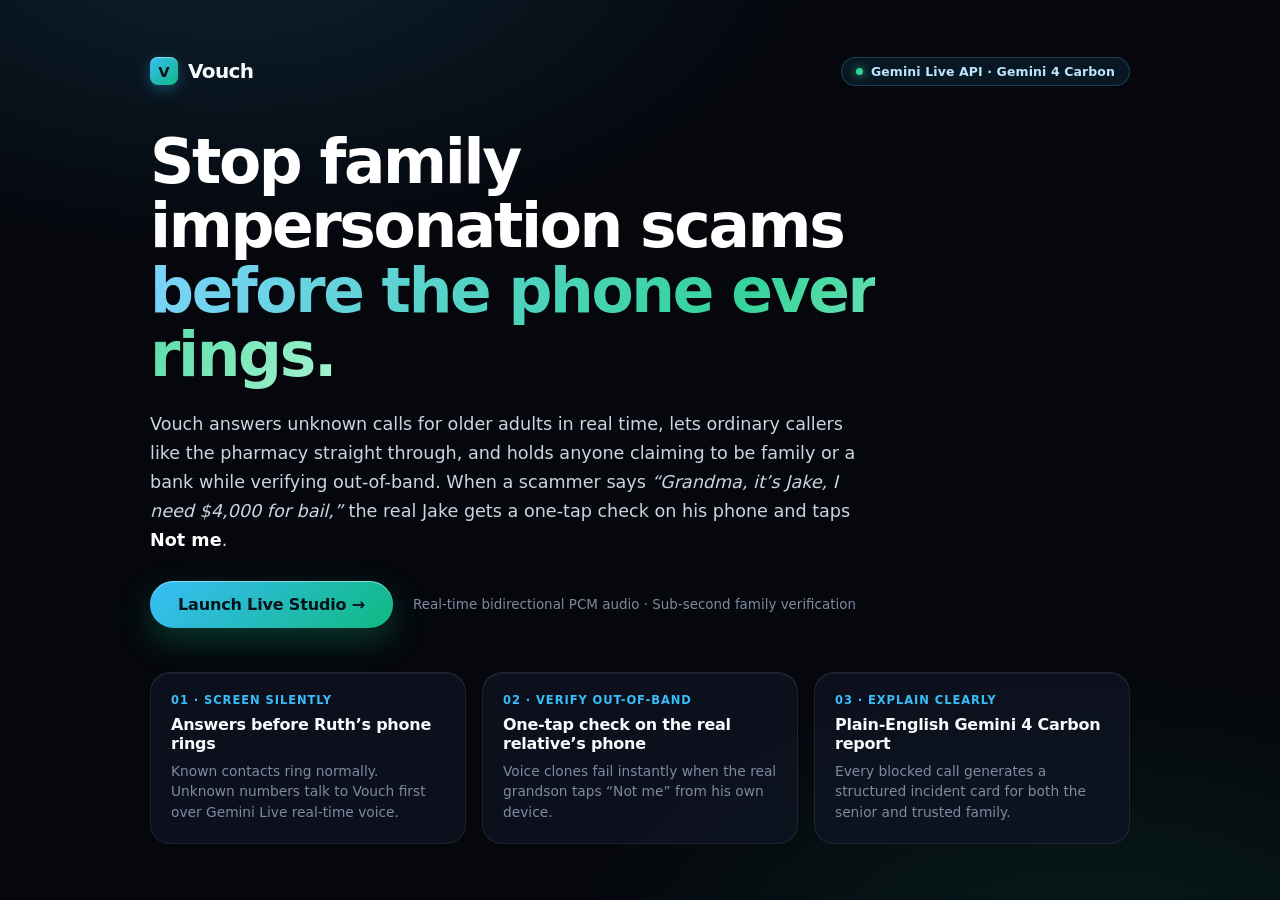
<file: static/index.html>
<!DOCTYPE html>
<html lang="en">
<head>
  <meta charset="UTF-8" />
  <meta name="viewport" content="width=device-width, initial-scale=1.0" />
  <title>Vouch — Real-Time AI Call Screener Against Impersonation Scams</title>
  <link rel="stylesheet" href="/static/css/styles.css?v=5" />
</head>
<body class="landing-body">
  <main class="landing-shell">
    <nav class="landing-nav">
      <div class="brand-lockup">
        <span class="brand-mark" aria-hidden="true">V</span>
        <span class="brand-name">Vouch</span>
      </div>
      <div class="brand-pill">
        <span class="pulse-dot"></span>
        <span>Gemini Live API &middot; Gemini 4 Carbon</span>
      </div>
    </nav>

    <section class="landing-hero">
      <h1 class="landing-title">
        Stop family impersonation scams <span>before the phone ever rings.</span>
      </h1>
      <p class="landing-copy">
        Vouch answers unknown calls for older adults in real time, lets ordinary callers like the pharmacy straight through, and holds anyone claiming to be family or a bank while verifying out-of-band. When a scammer says <em>&ldquo;Grandma, it&rsquo;s Jake, I need $4,000 for bail,&rdquo;</em> the real Jake gets a one-tap check on his phone and taps <strong>Not me</strong>.
      </p>
      <div class="landing-cta-row">
        <a class="btn-primary" href="/demo">Launch Live Studio &rarr;</a>
        <div class="landing-meta">Real-time bidirectional PCM audio &middot; Sub-second family verification</div>
      </div>
    </section>

    <section class="landing-pillars">
      <div class="pillar-card">
        <div class="pillar-num">01 &middot; Screen Silently</div>
        <div class="pillar-title">Answers before Ruth&rsquo;s phone rings</div>
        <div class="pillar-desc">Known contacts ring normally. Unknown numbers talk to Vouch first over Gemini Live real-time voice.</div>
      </div>
      <div class="pillar-card">
        <div class="pillar-num">02 &middot; Verify Out-of-Band</div>
        <div class="pillar-title">One-tap check on the real relative&rsquo;s phone</div>
        <div class="pillar-desc">Voice clones fail instantly when the real grandson taps &ldquo;Not me&rdquo; from his own device.</div>
      </div>
      <div class="pillar-card">
        <div class="pillar-num">03 &middot; Explain Clearly</div>
        <div class="pillar-title">Plain-English Gemini 4 Carbon report</div>
        <div class="pillar-desc">Every blocked call generates a structured incident card for both the senior and trusted family.</div>
      </div>
    </section>
  </main>
</body>
</html>
</file>
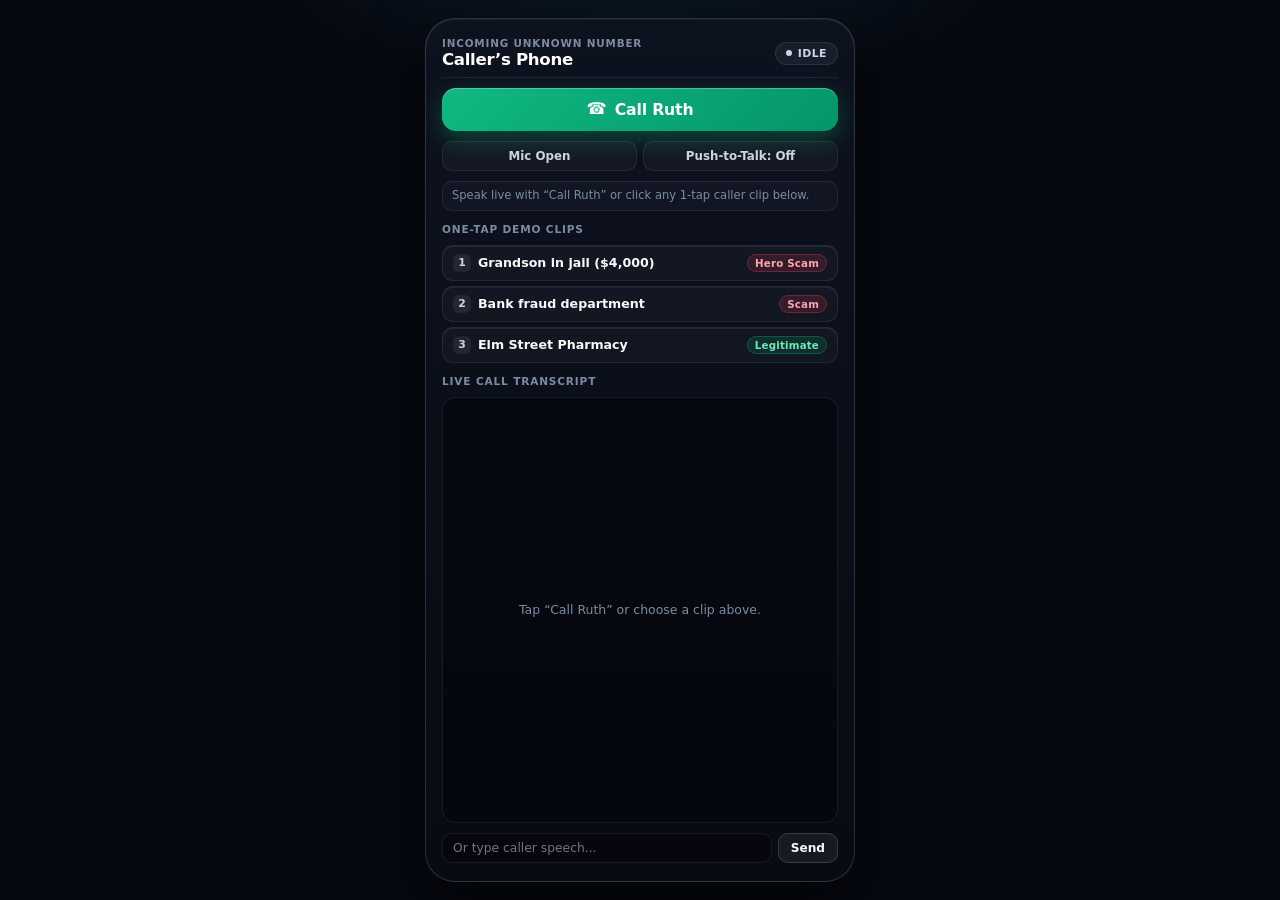
<file: static/caller.html>
<!DOCTYPE html>
<html lang="en">
<head>
  <meta charset="UTF-8" />
  <meta name="viewport" content="width=device-width, initial-scale=1.0" />
  <title>Caller · Vouch</title>
  <link rel="stylesheet" href="/static/css/styles.css?v=5" />
</head>
<body class="phone-body" id="bodyRoot">
  <main class="phone-app">
    <header class="phone-topbar">
      <div>
        <div class="phone-role">Incoming Unknown Number</div>
        <div class="phone-owner">Caller&rsquo;s Phone</div>
      </div>
      <div class="state-pill" id="statePill" data-testid="caller-state">
        <span class="dot"></span>
        <span id="stateText">idle</span>
      </div>
    </header>

    <button class="call-btn start" id="callBtn" data-testid="call-ruth-btn">
      <span class="call-icon" aria-hidden="true">&#9742;</span>
      <span id="callBtnLabel">Call Ruth</span>
    </button>

    <div class="controls-row">
      <button class="btn-secondary" id="muteBtn" data-testid="mute-btn">Mic Open</button>
      <button class="btn-secondary" id="pttToggleBtn" data-testid="ptt-toggle-btn">Push-to-Talk: Off</button>
      <button class="btn-secondary hidden" id="pttHoldBtn" data-testid="ptt-hold-btn">Hold to Speak</button>
    </div>

    <div class="hint-banner" id="micStatusBanner">
      Speak live with &ldquo;Call Ruth&rdquo; or click any 1-tap caller clip below.
    </div>
    <select id="micSelect" class="mic-select hidden" aria-label="Select microphone"></select>

    <div class="section-label">One-Tap Demo Clips</div>
    <div class="scenario-grid">
      <button class="scenario-btn" data-scenario="grandson" data-testid="scenario-grandson">
        <span class="scenario-title"><span class="scen-idx">1</span> Grandson in jail ($4,000)</span>
        <span class="scenario-tag scam">Hero Scam</span>
      </button>
      <button class="scenario-btn" data-scenario="bank" data-testid="scenario-bank">
        <span class="scenario-title"><span class="scen-idx">2</span> Bank fraud department</span>
        <span class="scenario-tag scam">Scam</span>
      </button>
      <button class="scenario-btn" data-scenario="pharmacy" data-testid="scenario-pharmacy">
        <span class="scenario-title"><span class="scen-idx">3</span> Elm Street Pharmacy</span>
        <span class="scenario-tag legit">Legitimate</span>
      </button>
    </div>

    <div class="section-label">Live Call Transcript</div>
    <div class="transcript-box" id="transcriptBox" data-testid="caller-transcript">
      <div class="transcript-empty" id="transcriptEmpty">Tap &ldquo;Call Ruth&rdquo; or choose a clip above.</div>
    </div>

    <form class="text-fallback-form" id="textForm">
      <input
        type="text"
        class="text-fallback-input"
        id="textInput"
        data-testid="caller-text-input"
        placeholder="Or type caller speech..."
        autocomplete="off"
      />
      <button type="submit" class="text-fallback-send" data-testid="caller-text-send">Send</button>
    </form>
  </main>
  <script type="module" src="/static/js/caller.js?v=5"></script>
</body>
</html>
</file>
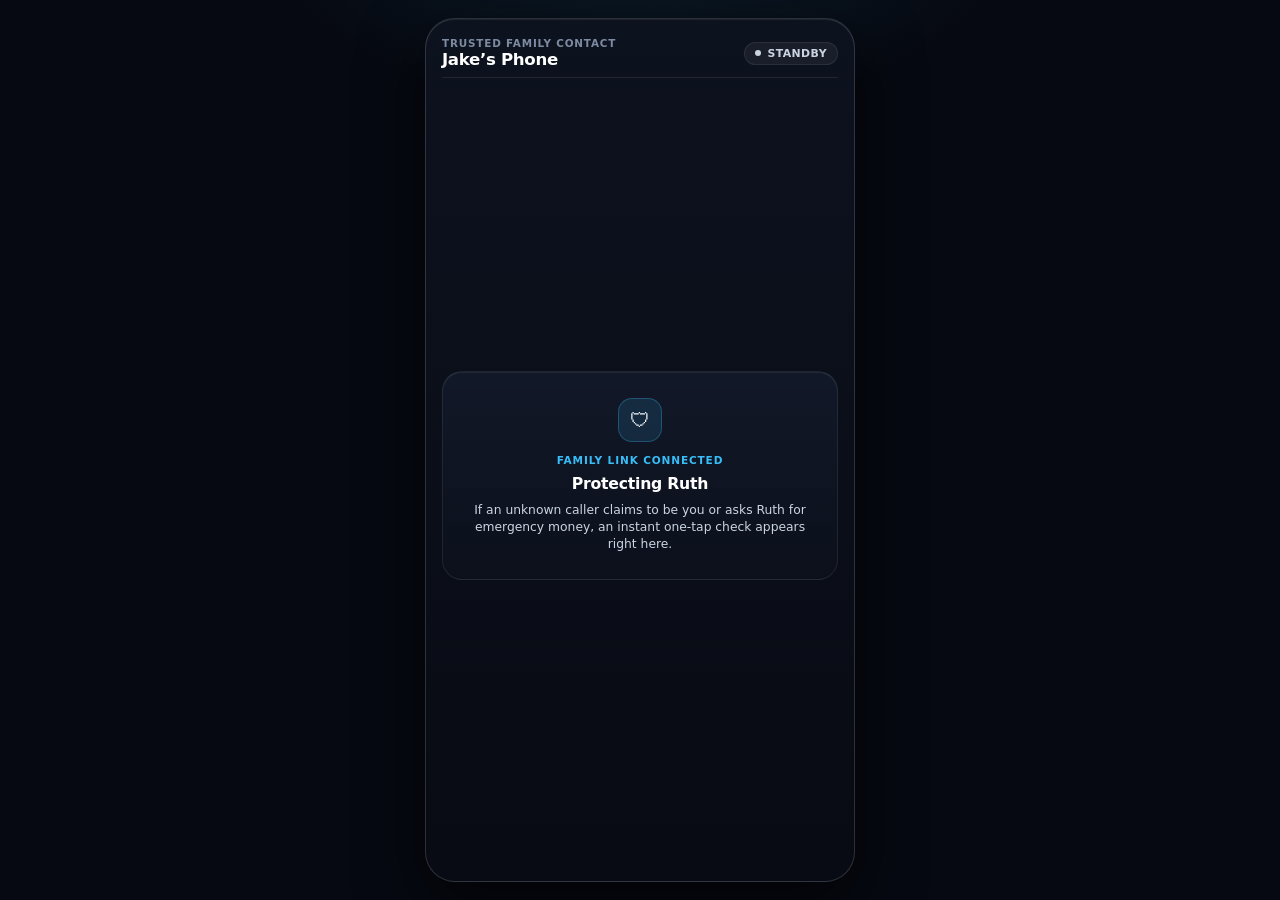
<file: static/family.html>
<!DOCTYPE html>
<html lang="en">
<head>
  <meta charset="UTF-8" />
  <meta name="viewport" content="width=device-width, initial-scale=1.0, maximum-scale=1.0, user-scalable=no" />
  <title>Jake's Phone · Family Check · Vouch</title>
  <link rel="stylesheet" href="/static/css/styles.css?v=5" />
</head>
<body class="phone-body" id="bodyRoot">
  <main class="phone-app">
    <header class="phone-topbar">
      <div>
        <div class="phone-role">Trusted Family Contact</div>
        <div class="phone-owner" id="familyOwnerTitle">Jake&rsquo;s Phone</div>
      </div>
      <div class="state-pill" id="statePill" data-testid="family-state">
        <span class="dot"></span>
        <span id="stateText">standby</span>
      </div>
    </header>

    <section class="family-idle-card" id="idleCard" data-testid="family-idle-card">
      <div class="shield-orb" aria-hidden="true">&#128737;</div>
      <div class="status-kicker" style="color: var(--accent);">Family Link Connected</div>
      <div class="status-headline">Protecting Ruth</div>
      <div class="status-sub">
        If an unknown caller claims to be you or asks Ruth for emergency money, an instant one-tap check appears right here.
      </div>
    </section>

    <section class="verify-alert-card hidden" id="verifyCard" data-testid="family-verification-card">
      <div class="verify-top-group">
        <div class="verify-badge">
          <span class="pulse-dot amber"></span>
          <span>Urgent Identity Check</span>
        </div>
        <div class="verify-question" id="verifyQuestion" data-testid="verify-question">
          Someone claiming to be you is on the phone with Ruth asking for money. Is this you?
        </div>
        <div class="verify-details">
          <div class="verify-field">
            <div class="lbl">Claimed Name</div>
            <div class="val" id="valName" data-testid="verify-claimed-name">Jake</div>
          </div>
          <div class="verify-field">
            <div class="lbl">Relationship</div>
            <div class="val" id="valRel">grandson</div>
          </div>
          <div class="verify-field">
            <div class="lbl">Reason Given</div>
            <div class="val" id="valAsk">bail</div>
          </div>
          <div class="verify-field">
            <div class="lbl">Amount Asked</div>
            <div class="val amount" id="valAmount" data-testid="verify-amount">$4,000</div>
          </div>
        </div>
      </div>

      <div class="verify-actions" id="verifyActions">
        <button class="btn-not-me" id="btnNotMe" data-testid="btn-not-me">
          Not me &mdash; Block Call
        </button>
        <button class="btn-yes-me" id="btnYesMe" data-testid="btn-yes-me">
          Yes, that&rsquo;s me
        </button>
      </div>

      <div class="verify-resolved-banner hidden" id="resolvedBanner" data-testid="verify-resolved"></div>
    </section>

    <section class="carbon-card hidden" id="carbonCard" data-testid="family-carbon-report">
      <div class="carbon-label" id="carbonLabel">Report by Gemini 4 Carbon</div>
      <div class="carbon-row" id="carbonClaim"></div>
      <div class="carbon-row" id="carbonPattern"></div>
      <div class="carbon-row" id="carbonAction"></div>
      <div class="carbon-row" id="carbonNext"></div>
    </section>
  </main>
  <script type="module" src="/static/js/family.js?v=5"></script>
</body>
</html>
</file>
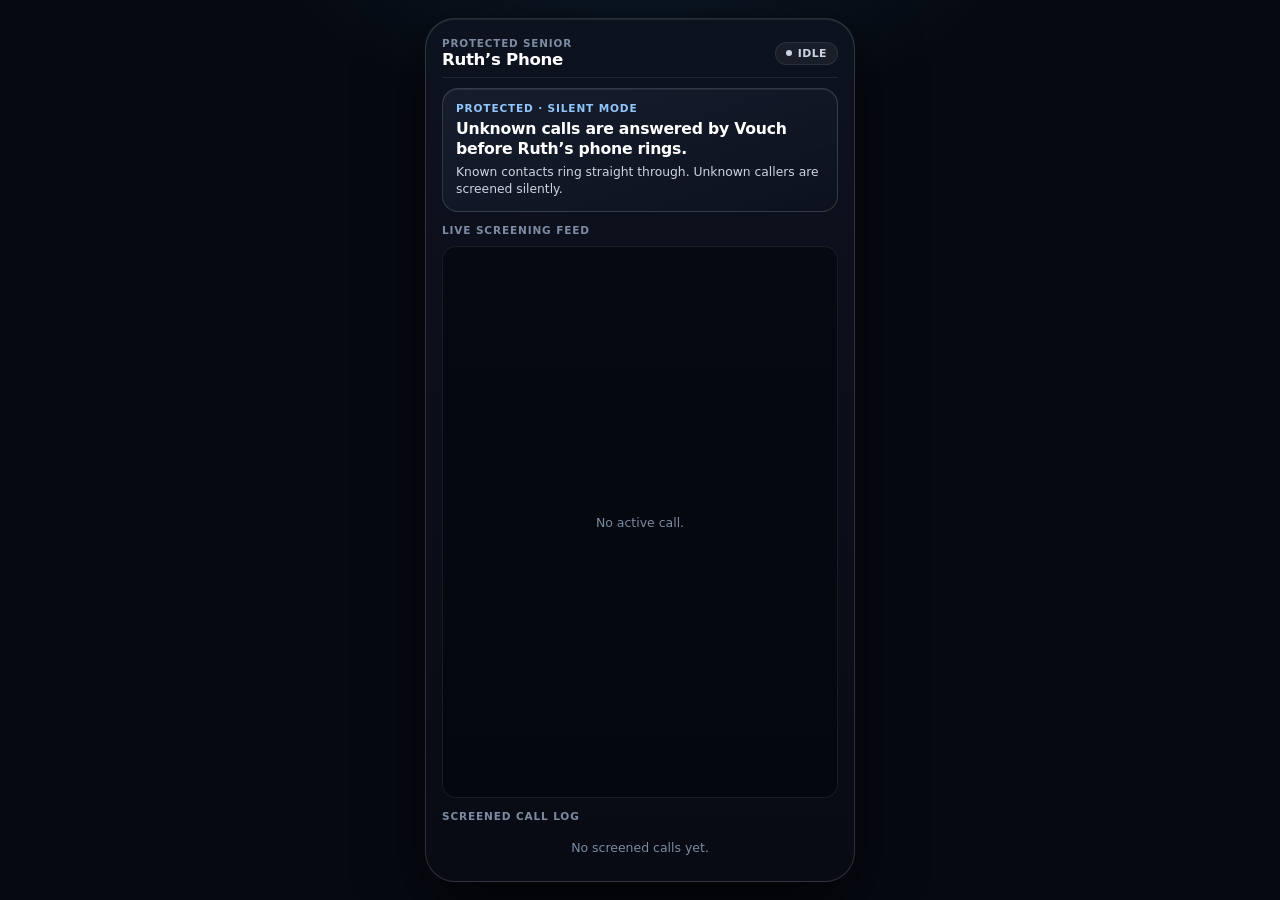
<file: static/senior.html>
<!DOCTYPE html>
<html lang="en">
<head>
  <meta charset="UTF-8" />
  <meta name="viewport" content="width=device-width, initial-scale=1.0" />
  <title>Ruth's Phone · Vouch</title>
  <link rel="stylesheet" href="/static/css/styles.css?v=5" />
</head>
<body class="phone-body" id="bodyRoot">
  <main class="phone-app">
    <header class="phone-topbar">
      <div>
        <div class="phone-role">Protected Senior</div>
        <div class="phone-owner">Ruth&rsquo;s Phone</div>
      </div>
      <div class="state-pill" id="statePill" data-testid="senior-state">
        <span class="dot"></span>
        <span id="stateText">idle</span>
      </div>
    </header>

    <section class="hero-status-card" id="statusCard" data-testid="senior-verdict-card">
      <div class="ring-indicator hidden" id="ringIndicator">
        <span class="ring-ripple-wrap">
          <span class="ring-ripple"></span>
          <span class="ring-ripple delay"></span>
          <span class="ring-bell" aria-hidden="true">&#128222;</span>
        </span>
        <span class="ring-label">Verified Call &middot; Ringing Now</span>
      </div>
      <div class="status-kicker" id="statusKicker">Protected &middot; Silent Mode</div>
      <div class="status-headline" id="statusHeadline" data-testid="senior-headline">
        Unknown calls are answered by Vouch before Ruth&rsquo;s phone rings.
      </div>
      <div class="status-sub" id="statusSub">
        Known contacts ring straight through. Unknown callers are screened silently.
      </div>
    </section>

    <section class="carbon-card hidden" id="carbonCard" data-testid="senior-carbon-report">
      <div class="carbon-label" id="carbonLabel">Report by Gemini 4 Carbon</div>
      <div class="carbon-row" id="carbonClaim"></div>
      <div class="carbon-row" id="carbonPattern"></div>
      <div class="carbon-row" id="carbonAction"></div>
      <div class="carbon-row" id="carbonNext"></div>
    </section>

    <div class="section-label">Live Screening Feed</div>
    <div class="transcript-box" id="transcriptBox" data-testid="senior-transcript">
      <div class="transcript-empty" id="transcriptEmpty">No active call.</div>
    </div>

    <div class="section-label">Screened Call Log</div>
    <div class="history-list" id="historyList" data-testid="senior-history">
      <div class="transcript-empty">No screened calls yet.</div>
    </div>
  </main>
  <script type="module" src="/static/js/senior.js?v=5"></script>
</body>
</html>
</file>
<file: static/css/styles.css>
:root {
  --bg-deep: #05070d;
  --bg-surface: #0b0f18;
  --bg-card: #101624;
  --bg-card-2: #161e30;
  --bg-elevated: rgba(20, 27, 43, 0.78);
  --border: rgba(255, 255, 255, 0.08);
  --border-strong: rgba(255, 255, 255, 0.15);
  --specular: inset 0 1px 0 rgba(255, 255, 255, 0.07);
  --text: #f8fafc;
  --text-soft: #cbd5e1;
  --text-muted: #7c8ba1;
  --accent: #38bdf8;
  --accent-bg: rgba(56, 189, 248, 0.13);
  --green: #10b981;
  --green-bright: #34d399;
  --green-bg: rgba(16, 185, 129, 0.15);
  --amber: #f59e0b;
  --amber-bg: rgba(245, 158, 11, 0.16);
  --red: #f43f5e;
  --red-bg: rgba(244, 63, 94, 0.16);
  --violet: #a855f7;
  --radius-xl: 24px;
  --radius-lg: 16px;
  --radius-md: 12px;
  --font-sans: -apple-system, BlinkMacSystemFont, "SF Pro Display", "SF Pro Text", "Inter", system-ui, sans-serif;
  --font-mono: "SF Mono", ui-monospace, SFMono-Regular, Menlo, monospace;
}

*,
*::before,
*::after {
  box-sizing: border-box;
  margin: 0;
  padding: 0;
}

html,
body {
  height: 100%;
  background: var(--bg-deep);
  color: var(--text);
  font-family: var(--font-sans);
  -webkit-font-smoothing: antialiased;
  -moz-osx-font-smoothing: grayscale;
}

.hidden {
  display: none !important;
}

/* Subtle custom scrollbars globally */
::-webkit-scrollbar {
  width: 4px;
  height: 4px;
}
::-webkit-scrollbar-track {
  background: transparent;
}
::-webkit-scrollbar-thumb {
  background: rgba(255, 255, 255, 0.14);
  border-radius: 999px;
}

/* Shared Brand Mark & Pulse Dots */
.brand-mark {
  width: 28px;
  height: 28px;
  border-radius: 8px;
  background: linear-gradient(135deg, #38bdf8 0%, #10b981 100%);
  color: #031017;
  font-weight: 900;
  font-size: 0.92rem;
  display: inline-flex;
  align-items: center;
  justify-content: center;
  box-shadow: 0 4px 14px rgba(56, 189, 248, 0.32), inset 0 1px 0 rgba(255, 255, 255, 0.45);
  flex-shrink: 0;
}

.pulse-dot {
  width: 7px;
  height: 7px;
  border-radius: 50%;
  background: var(--green-bright);
  box-shadow: 0 0 10px var(--green-bright);
  animation: livePulse 2s ease-in-out infinite;
  flex-shrink: 0;
}

.pulse-dot.amber {
  background: #fbbf24;
  box-shadow: 0 0 10px #fbbf24;
}

@keyframes livePulse {
  0%, 100% { opacity: 1; transform: scale(1); }
  50% { opacity: 0.45; transform: scale(0.85); }
}

/* ==========================================================================
   LANDING PAGE (/)
   ========================================================================== */
body.landing-body {
  min-height: 100vh;
  background:
    radial-gradient(950px 520px at 18% -8%, rgba(56, 189, 248, 0.15), transparent 62%),
    radial-gradient(850px 480px at 85% 108%, rgba(16, 185, 129, 0.12), transparent 62%),
    var(--bg-deep);
  display: flex;
  align-items: center;
  justify-content: center;
  padding: 32px 24px;
}

.landing-shell {
  max-width: 980px;
  width: 100%;
  display: flex;
  flex-direction: column;
  gap: 44px;
}

.landing-nav {
  display: flex;
  align-items: center;
  justify-content: space-between;
  gap: 16px;
  flex-wrap: wrap;
}

.brand-lockup {
  display: inline-flex;
  align-items: center;
  gap: 10px;
}

.brand-name {
  font-size: 1.25rem;
  font-weight: 800;
  letter-spacing: -0.03em;
}

.brand-pill {
  display: inline-flex;
  align-items: center;
  gap: 8px;
  padding: 6px 14px;
  border-radius: 999px;
  background: rgba(56, 189, 248, 0.09);
  border: 1px solid rgba(56, 189, 248, 0.25);
  color: #bae6fd;
  font-size: 0.78rem;
  font-weight: 600;
  letter-spacing: 0.01em;
}

.landing-hero {
  display: flex;
  flex-direction: column;
  gap: 22px;
  max-width: 820px;
}

.landing-title {
  font-size: clamp(2.4rem, 4.8vw, 3.85rem);
  font-weight: 850;
  line-height: 1.05;
  letter-spacing: -0.038em;
  color: #ffffff;
}

.landing-title span {
  background: linear-gradient(125deg, #7dd3fc 0%, #34d399 65%, #a7f3d0 100%);
  -webkit-background-clip: text;
  background-clip: text;
  color: transparent;
}

.landing-copy {
  font-size: 1.1rem;
  line-height: 1.65;
  color: var(--text-soft);
  max-width: 720px;
}

.landing-copy strong {
  color: #ffffff;
  font-weight: 700;
}

.landing-cta-row {
  display: flex;
  align-items: center;
  gap: 20px;
  flex-wrap: wrap;
  margin-top: 4px;
}

.btn-primary {
  display: inline-flex;
  align-items: center;
  justify-content: center;
  gap: 10px;
  padding: 14px 28px;
  border-radius: 999px;
  background: linear-gradient(135deg, #38bdf8 0%, #10b981 100%);
  color: #03131a;
  font-weight: 800;
  font-size: 1rem;
  letter-spacing: -0.01em;
  text-decoration: none;
  border: none;
  cursor: pointer;
  box-shadow: 0 12px 32px rgba(16, 185, 129, 0.28), inset 0 1px 0 rgba(255, 255, 255, 0.45);
  transition: transform 0.15s ease, box-shadow 0.15s ease, filter 0.15s ease;
}

.btn-primary:hover {
  transform: translateY(-1.5px);
  filter: brightness(1.05);
  box-shadow: 0 16px 38px rgba(56, 189, 248, 0.34), inset 0 1px 0 rgba(255, 255, 255, 0.55);
}

.landing-meta {
  font-size: 0.84rem;
  color: var(--text-muted);
  font-weight: 500;
}

.landing-pillars {
  display: grid;
  grid-template-columns: repeat(3, 1fr);
  gap: 16px;
}

.pillar-card {
  padding: 20px;
  border-radius: 20px;
  background: rgba(16, 22, 36, 0.72);
  border: 1px solid var(--border);
  box-shadow: var(--specular);
  display: flex;
  flex-direction: column;
  gap: 8px;
}

.pillar-num {
  font-size: 0.72rem;
  font-weight: 700;
  text-transform: uppercase;
  letter-spacing: 0.08em;
  color: var(--accent);
}

.pillar-title {
  font-size: 1rem;
  font-weight: 750;
  letter-spacing: -0.015em;
  color: #f8fafc;
}

.pillar-desc {
  font-size: 0.86rem;
  line-height: 1.5;
  color: var(--text-muted);
}

@media (max-width: 780px) {
  .landing-pillars {
    grid-template-columns: 1fr;
  }
}

/* ==========================================================================
   STANDALONE & EMBEDDED PHONE SCREENS (/caller, /senior, /family)
   ========================================================================== */
body.phone-body {
  min-height: 100vh;
  background:
    radial-gradient(600px 320px at 50% -10%, rgba(56, 189, 248, 0.12), transparent 65%),
    #060911;
  display: flex;
  justify-content: center;
  padding: 18px 12px;
}

body.phone-body.embedded {
  padding: 0;
  height: 100vh;
  max-height: 100vh;
  overflow: hidden;
  background: #080b13;
}

.phone-app {
  width: 100%;
  max-width: 430px;
  background: linear-gradient(180deg, #0d121f 0%, #080b13 100%);
  border: 1px solid var(--border-strong);
  border-radius: 30px;
  padding: 18px 16px;
  display: flex;
  flex-direction: column;
  gap: 10px;
  box-shadow: 0 24px 64px rgba(0, 0, 0, 0.65), var(--specular);
}

body.phone-body.embedded .phone-app {
  max-width: none;
  height: 100%;
  border: none;
  border-radius: 0;
  box-shadow: none;
  padding: 28px 13px 12px;
  gap: 8px;
  overflow-y: auto;
  scrollbar-width: none;
}

body.phone-body.embedded .phone-app::-webkit-scrollbar {
  display: none;
}

.phone-topbar {
  display: flex;
  align-items: center;
  justify-content: space-between;
  gap: 8px;
  padding-bottom: 8px;
  border-bottom: 1px solid var(--border);
  flex-shrink: 0;
}

.phone-role {
  font-size: 0.65rem;
  text-transform: uppercase;
  letter-spacing: 0.08em;
  color: var(--text-muted);
  font-weight: 700;
}

.phone-owner {
  font-size: 1.04rem;
  font-weight: 800;
  letter-spacing: -0.02em;
  color: #ffffff;
  margin-top: 1px;
}

/* State Pills */
.state-pill {
  display: inline-flex;
  align-items: center;
  gap: 6px;
  padding: 4px 10px;
  border-radius: 999px;
  font-size: 0.68rem;
  font-weight: 700;
  letter-spacing: 0.04em;
  text-transform: uppercase;
  background: rgba(255, 255, 255, 0.05);
  color: var(--text-soft);
  border: 1px solid var(--border);
  white-space: nowrap;
  flex-shrink: 0;
}

.state-pill .dot {
  width: 6px;
  height: 6px;
  border-radius: 50%;
  background: currentColor;
}

.state-pill.screening {
  background: var(--accent-bg);
  color: #7dd3fc;
  border-color: rgba(56, 189, 248, 0.35);
}

.state-pill.verifying {
  background: var(--amber-bg);
  color: #fcd34d;
  border-color: rgba(245, 158, 11, 0.4);
}

.state-pill.blocked {
  background: var(--red-bg);
  color: #fda4af;
  border-color: rgba(244, 63, 94, 0.45);
}

.state-pill.passed {
  background: var(--green-bg);
  color: #6ee7b7;
  border-color: rgba(16, 185, 129, 0.45);
}

.state-pill.message_taken {
  background: var(--amber-bg);
  color: #fcd34d;
  border-color: rgba(245, 158, 11, 0.38);
}

/* Primary Call CTA */
.call-btn {
  width: 100%;
  padding: 12px 16px;
  border-radius: 14px;
  border: none;
  font-family: inherit;
  font-size: 0.98rem;
  font-weight: 800;
  letter-spacing: -0.01em;
  cursor: pointer;
  display: flex;
  align-items: center;
  justify-content: center;
  gap: 8px;
  flex-shrink: 0;
  transition: transform 0.12s ease, filter 0.14s ease, box-shadow 0.14s ease;
}

.call-icon {
  font-size: 1.02rem;
  line-height: 1;
}

.call-btn.start {
  background: linear-gradient(135deg, #10b981 0%, #059669 100%);
  color: #ffffff;
  box-shadow: 0 8px 22px rgba(16, 185, 129, 0.32), inset 0 1px 0 rgba(255, 255, 255, 0.28);
}

.call-btn.start:hover {
  filter: brightness(1.07);
}

.call-btn.hangup {
  background: linear-gradient(135deg, #f43f5e 0%, #e11d48 100%);
  color: #ffffff;
  box-shadow: 0 8px 22px rgba(244, 63, 94, 0.35), inset 0 1px 0 rgba(255, 255, 255, 0.25);
}

.call-btn:active {
  transform: scale(0.985);
}

/* Audio Mode Controls */
.controls-row {
  display: flex;
  gap: 6px;
  flex-shrink: 0;
}

.btn-secondary {
  flex: 1;
  padding: 7px 8px;
  border-radius: 10px;
  border: 1px solid var(--border);
  background: rgba(255, 255, 255, 0.035);
  color: var(--text-soft);
  font-family: inherit;
  font-size: 0.74rem;
  font-weight: 650;
  cursor: pointer;
  transition: background 0.14s ease, border-color 0.14s ease, color 0.14s ease;
}

.btn-secondary:hover {
  background: rgba(255, 255, 255, 0.07);
  border-color: var(--border-strong);
}

.btn-secondary.active {
  border-color: rgba(245, 158, 11, 0.55);
  background: var(--amber-bg);
  color: #fde68a;
}

.hint-banner {
  font-size: 0.72rem;
  color: var(--text-muted);
  background: rgba(255, 255, 255, 0.025);
  border: 1px solid var(--border);
  border-radius: 10px;
  padding: 6px 9px;
  line-height: 1.35;
  flex-shrink: 0;
}

.mic-select {
  width: 100%;
  padding: 6px 9px;
  border-radius: 9px;
  border: 1px solid var(--border-strong);
  background: #0c1220;
  color: var(--text-soft);
  font-family: inherit;
  font-size: 0.73rem;
  flex-shrink: 0;
}

.section-label {
  font-size: 0.66rem;
  font-weight: 750;
  text-transform: uppercase;
  letter-spacing: 0.08em;
  color: var(--text-muted);
  margin-top: 2px;
  flex-shrink: 0;
}

/* Scenario Clip Buttons */
.scenario-grid {
  display: flex;
  flex-direction: column;
  gap: 5px;
  flex-shrink: 0;
}

.scenario-btn {
  width: 100%;
  text-align: left;
  padding: 8px 10px;
  border-radius: 11px;
  border: 1px solid var(--border);
  background: rgba(255, 255, 255, 0.03);
  box-shadow: var(--specular);
  color: var(--text);
  font-family: inherit;
  cursor: pointer;
  display: flex;
  align-items: center;
  justify-content: space-between;
  gap: 6px;
  font-size: 0.79rem;
  font-weight: 650;
  transition: transform 0.12s ease, border-color 0.14s ease, background 0.14s ease;
}

.scenario-btn:hover {
  border-color: rgba(56, 189, 248, 0.45);
  background: rgba(56, 189, 248, 0.07);
}

.scenario-btn.playing {
  border-color: var(--accent);
  background: rgba(56, 189, 248, 0.14);
  box-shadow: 0 0 0 1px rgba(56, 189, 248, 0.25);
}

.scenario-title {
  display: inline-flex;
  align-items: center;
  gap: 7px;
  min-width: 0;
  overflow: hidden;
  text-overflow: ellipsis;
  white-space: nowrap;
}

.scen-idx {
  width: 18px;
  height: 18px;
  border-radius: 6px;
  background: rgba(255, 255, 255, 0.07);
  color: var(--text-soft);
  font-size: 0.68rem;
  font-weight: 800;
  display: inline-flex;
  align-items: center;
  justify-content: center;
  flex-shrink: 0;
}

.scenario-tag {
  font-size: 0.64rem;
  padding: 2px 7px;
  border-radius: 999px;
  font-weight: 750;
  letter-spacing: 0.02em;
  flex-shrink: 0;
}

.scenario-tag.scam {
  background: rgba(244, 63, 94, 0.15);
  border: 1px solid rgba(244, 63, 94, 0.28);
  color: #fda4af;
}

.scenario-tag.legit {
  background: rgba(16, 185, 129, 0.15);
  border: 1px solid rgba(16, 185, 129, 0.28);
  color: #6ee7b7;
}

/* Transcript Feed */
.transcript-box {
  flex: 1;
  min-height: 84px;
  background: rgba(4, 6, 12, 0.68);
  border: 1px solid var(--border);
  border-radius: 14px;
  padding: 9px;
  overflow-y: auto;
  display: flex;
  flex-direction: column;
  gap: 7px;
}

.transcript-empty {
  color: var(--text-muted);
  font-size: 0.78rem;
  margin: auto;
  text-align: center;
  padding: 8px;
}

.bubble {
  padding: 7px 10px;
  border-radius: 12px;
  font-size: 0.81rem;
  line-height: 1.38;
  max-width: 92%;
}

.bubble .spk {
  display: block;
  font-size: 0.62rem;
  font-weight: 800;
  text-transform: uppercase;
  letter-spacing: 0.06em;
  margin-bottom: 2px;
  opacity: 0.75;
}

.bubble.caller {
  align-self: flex-start;
  background: rgba(30, 41, 59, 0.85);
  border: 1px solid rgba(56, 189, 248, 0.22);
  border-bottom-left-radius: 4px;
  color: #e2e8f0;
}

.bubble.assistant {
  align-self: flex-end;
  background: linear-gradient(145deg, rgba(16, 185, 129, 0.18), rgba(6, 78, 59, 0.35));
  border: 1px solid rgba(16, 185, 129, 0.32);
  border-bottom-right-radius: 4px;
  color: #ecfdf5;
}

.text-fallback-form {
  display: flex;
  gap: 6px;
  flex-shrink: 0;
}

.text-fallback-input {
  flex: 1;
  min-width: 0;
  padding: 7px 10px;
  border-radius: 10px;
  border: 1px solid var(--border);
  background: rgba(4, 6, 12, 0.75);
  color: var(--text);
  font-family: inherit;
  font-size: 0.77rem;
  outline: none;
  transition: border-color 0.14s ease;
}

.text-fallback-input:focus {
  border-color: rgba(56, 189, 248, 0.5);
}

.text-fallback-send {
  padding: 7px 12px;
  border-radius: 10px;
  border: 1px solid var(--border-strong);
  background: rgba(255, 255, 255, 0.06);
  color: var(--text);
  font-family: inherit;
  font-size: 0.76rem;
  font-weight: 700;
  cursor: pointer;
}

.text-fallback-send:hover {
  background: rgba(255, 255, 255, 0.11);
}

/* ==========================================================================
   RUTH'S PHONE CARDS (/senior)
   ========================================================================== */
.hero-status-card {
  padding: 13px;
  border-radius: 16px;
  border: 1px solid var(--border-strong);
  background: linear-gradient(160deg, rgba(30, 41, 59, 0.55), rgba(13, 18, 30, 0.92));
  box-shadow: var(--specular);
  display: flex;
  flex-direction: column;
  gap: 5px;
  flex-shrink: 0;
}

.hero-status-card.screening {
  border-color: rgba(56, 189, 248, 0.5);
  background: linear-gradient(155deg, rgba(56, 189, 248, 0.16), rgba(13, 20, 36, 0.95));
  animation: pulseBorderCyan 2s infinite;
}

.hero-status-card.verifying {
  border-color: rgba(245, 158, 11, 0.6);
  background: linear-gradient(155deg, rgba(245, 158, 11, 0.18), rgba(24, 19, 12, 0.95));
}

.hero-status-card.blocked {
  border-color: rgba(244, 63, 94, 0.85);
  background: linear-gradient(155deg, rgba(244, 63, 94, 0.25), rgba(30, 10, 18, 0.96));
  box-shadow: 0 10px 28px rgba(244, 63, 94, 0.18), var(--specular);
}

.hero-status-card.passed {
  border-color: rgba(16, 185, 129, 0.85);
  background: linear-gradient(155deg, rgba(16, 185, 129, 0.25), rgba(8, 28, 20, 0.96));
  animation: pulseRingGreen 1.3s infinite;
}

.hero-status-card.message_taken {
  border-color: rgba(245, 158, 11, 0.7);
  background: linear-gradient(155deg, rgba(245, 158, 11, 0.2), rgba(26, 20, 11, 0.95));
}

.status-kicker {
  font-size: 0.66rem;
  font-weight: 800;
  text-transform: uppercase;
  letter-spacing: 0.08em;
  color: #93c5fd;
}

.hero-status-card.blocked .status-kicker { color: #fda4af; }
.hero-status-card.passed .status-kicker { color: #6ee7b7; }
.hero-status-card.verifying .status-kicker { color: #fcd34d; }

.status-headline {
  font-size: 0.98rem;
  font-weight: 800;
  line-height: 1.28;
  letter-spacing: -0.015em;
  color: #ffffff;
}

.status-sub {
  font-size: 0.77rem;
  color: var(--text-soft);
  line-height: 1.38;
}

@keyframes pulseBorderCyan {
  0%, 100% { box-shadow: 0 0 0 0 rgba(56, 189, 248, 0.24); }
  50% { box-shadow: 0 0 0 6px rgba(56, 189, 248, 0.03); }
}

@keyframes pulseRingGreen {
  0%, 100% { box-shadow: 0 0 0 0 rgba(16, 185, 129, 0.4); }
  50% { box-shadow: 0 0 0 9px rgba(16, 185, 129, 0.05); }
}

.ring-indicator {
  display: inline-flex;
  align-items: center;
  gap: 8px;
  padding: 5px 11px 5px 7px;
  margin-bottom: 3px;
  border-radius: 999px;
  width: fit-content;
  background: rgba(16, 185, 129, 0.22);
  border: 1px solid rgba(16, 185, 129, 0.5);
  color: #a7f3d0;
  font-size: 0.68rem;
  font-weight: 800;
  letter-spacing: 0.04em;
  text-transform: uppercase;
}

.ring-ripple-wrap {
  position: relative;
  width: 20px;
  height: 20px;
  display: inline-flex;
  align-items: center;
  justify-content: center;
}

.ring-bell {
  position: relative;
  z-index: 2;
  font-size: 0.78rem;
  animation: bellShake 0.7s ease-in-out infinite;
}

.ring-ripple {
  position: absolute;
  inset: 0;
  border-radius: 50%;
  border: 1.5px solid #34d399;
  animation: rippleExpand 1.4s ease-out infinite;
}

.ring-ripple.delay {
  animation-delay: 0.7s;
}

@keyframes rippleExpand {
  0% { transform: scale(0.75); opacity: 0.9; }
  100% { transform: scale(1.75); opacity: 0; }
}

@keyframes bellShake {
  0%, 100% { transform: rotate(0deg); }
  25% { transform: rotate(-14deg); }
  75% { transform: rotate(14deg); }
}

/* ==========================================================================
   JAKE'S FAMILY VERIFICATION SCREEN (/family — Mobile + Embedded)
   ========================================================================== */
.family-idle-card {
  margin: auto 0;
  padding: 26px 18px;
  border-radius: 20px;
  border: 1px solid var(--border);
  background: linear-gradient(180deg, rgba(22, 30, 48, 0.65), rgba(12, 17, 28, 0.9));
  box-shadow: var(--specular);
  text-align: center;
  display: flex;
  flex-direction: column;
  align-items: center;
  gap: 8px;
}

.shield-orb {
  width: 44px;
  height: 44px;
  border-radius: 14px;
  background: rgba(56, 189, 248, 0.12);
  border: 1px solid rgba(56, 189, 248, 0.28);
  display: flex;
  align-items: center;
  justify-content: center;
  font-size: 1.25rem;
  margin-bottom: 4px;
}

.verify-alert-card {
  flex: 1;
  padding: 15px 14px;
  border-radius: 20px;
  border: 1.5px solid rgba(245, 158, 11, 0.75);
  background: linear-gradient(180deg, rgba(245, 158, 11, 0.16) 0%, rgba(15, 20, 34, 0.98) 55%);
  box-shadow: 0 16px 40px rgba(0, 0, 0, 0.45), var(--specular);
  display: flex;
  flex-direction: column;
  justify-content: space-between;
  gap: 12px;
}

.verify-top-group {
  display: flex;
  flex-direction: column;
  gap: 10px;
}

.verify-badge {
  display: inline-flex;
  align-items: center;
  gap: 7px;
  width: fit-content;
  padding: 4px 10px;
  border-radius: 999px;
  background: rgba(245, 158, 11, 0.2);
  border: 1px solid rgba(245, 158, 11, 0.4);
  color: #fde68a;
  font-size: 0.68rem;
  font-weight: 800;
  text-transform: uppercase;
  letter-spacing: 0.06em;
}

.verify-question {
  font-size: 1.06rem;
  font-weight: 800;
  line-height: 1.28;
  letter-spacing: -0.018em;
  color: #ffffff;
}

.verify-details {
  background: rgba(5, 8, 15, 0.72);
  border: 1px solid var(--border-strong);
  border-radius: 14px;
  padding: 10px 11px;
  display: grid;
  grid-template-columns: 1fr 1fr;
  gap: 9px 10px;
}

.verify-field .lbl {
  font-size: 0.62rem;
  text-transform: uppercase;
  letter-spacing: 0.07em;
  color: var(--text-muted);
  font-weight: 750;
}

.verify-field .val {
  font-size: 0.92rem;
  font-weight: 800;
  color: #f8fafc;
  margin-top: 2px;
}

.verify-field .val.amount {
  color: #fda4af;
  font-size: 1.08rem;
  font-variant-numeric: tabular-nums;
}

.verify-actions {
  display: flex;
  flex-direction: column;
  gap: 8px;
}

.btn-not-me {
  width: 100%;
  padding: 15px 14px;
  border-radius: 14px;
  border: none;
  background: linear-gradient(135deg, #f43f5e 0%, #e11d48 100%);
  color: #ffffff;
  font-family: inherit;
  font-size: 1.05rem;
  font-weight: 850;
  letter-spacing: -0.01em;
  cursor: pointer;
  box-shadow: 0 10px 26px rgba(244, 63, 94, 0.38), inset 0 1px 0 rgba(255, 255, 255, 0.3);
  transition: transform 0.12s ease, filter 0.12s ease;
}

.btn-not-me:hover {
  filter: brightness(1.06);
}

.btn-not-me:active {
  transform: scale(0.985);
}

.btn-yes-me {
  width: 100%;
  padding: 12px 14px;
  border-radius: 14px;
  border: 1px solid rgba(16, 185, 129, 0.45);
  background: rgba(16, 185, 129, 0.12);
  color: #6ee7b7;
  font-family: inherit;
  font-size: 0.92rem;
  font-weight: 750;
  cursor: pointer;
  transition: background 0.12s ease;
}

.btn-yes-me:hover {
  background: rgba(16, 185, 129, 0.2);
}

.verify-resolved-banner {
  padding: 12px;
  border-radius: 13px;
  font-weight: 800;
  text-align: center;
  font-size: 0.88rem;
  line-height: 1.35;
}

.verify-resolved-banner.denied {
  background: var(--red-bg);
  border: 1px solid rgba(244, 63, 94, 0.65);
  color: #fecdd3;
}

.verify-resolved-banner.confirmed {
  background: var(--green-bg);
  border: 1px solid rgba(16, 185, 129, 0.65);
  color: #a7f3d0;
}

/* ==========================================================================
   GEMINI 4 CARBON REPORT & HISTORY CARDS
   ========================================================================== */
.carbon-card {
  padding: 10px 11px;
  border-radius: 14px;
  border: 1px solid rgba(168, 85, 247, 0.38);
  background: linear-gradient(160deg, rgba(107, 33, 168, 0.22), rgba(13, 18, 32, 0.94));
  box-shadow: var(--specular);
  display: flex;
  flex-direction: column;
  gap: 4px;
  flex-shrink: 0;
}

.carbon-label {
  font-size: 0.65rem;
  font-weight: 800;
  text-transform: uppercase;
  letter-spacing: 0.08em;
  color: #d8b4fe;
  margin-bottom: 1px;
}

.carbon-row {
  font-size: 0.75rem;
  line-height: 1.36;
  color: #e2e8f0;
}

.carbon-row strong {
  color: #ffffff;
}

.history-list {
  display: flex;
  flex-direction: column;
  gap: 5px;
  max-height: 98px;
  overflow-y: auto;
  flex-shrink: 0;
}

.history-item {
  padding: 7px 9px;
  border-radius: 10px;
  background: rgba(255, 255, 255, 0.03);
  border: 1px solid var(--border);
  font-size: 0.74rem;
  display: flex;
  align-items: center;
  justify-content: space-between;
  gap: 8px;
}

.history-badge {
  font-size: 0.62rem;
  font-weight: 800;
  padding: 2px 7px;
  border-radius: 999px;
  text-transform: uppercase;
  flex-shrink: 0;
}

.history-badge.blocked {
  background: var(--red-bg);
  color: #fda4af;
}

.history-badge.passed {
  background: var(--green-bg);
  color: #6ee7b7;
}

.history-badge.message_taken {
  background: var(--amber-bg);
  color: #fde68a;
}

/* ==========================================================================
   /DEMO STUDIO VIEW (MacBook 1440x820 + 1920x1080 Broadcast Stage)
   ========================================================================== */
body.demo-body {
  height: 100vh;
  max-height: 100vh;
  overflow: hidden;
  background:
    radial-gradient(900px 460px at 14% -6%, rgba(56, 189, 248, 0.12), transparent 60%),
    radial-gradient(850px 460px at 86% 106%, rgba(16, 185, 129, 0.09), transparent 60%),
    radial-gradient(rgba(255, 255, 255, 0.045) 1px, transparent 1px),
    var(--bg-deep);
  background-size: auto, auto, 24px 24px, auto;
  display: grid;
  grid-template-rows: auto minmax(0, 1fr) auto;
  padding: 10px 18px 12px;
  gap: 10px;
}

.demo-header {
  display: flex;
  align-items: center;
  justify-content: space-between;
  gap: 14px;
  padding: 8px 14px;
  border-radius: 16px;
  background: rgba(13, 18, 29, 0.78);
  backdrop-filter: blur(18px);
  -webkit-backdrop-filter: blur(18px);
  border: 1px solid var(--border);
  box-shadow: var(--specular);
}

.demo-brand {
  display: flex;
  align-items: center;
  gap: 12px;
}

.demo-logo-link {
  display: inline-flex;
  align-items: center;
  gap: 9px;
  text-decoration: none;
  color: inherit;
}

.demo-logo {
  font-size: 1.2rem;
  font-weight: 850;
  letter-spacing: -0.03em;
  color: #ffffff;
}

.live-badge {
  display: inline-flex;
  align-items: center;
  gap: 8px;
  padding: 5px 12px;
  border-radius: 999px;
  background: rgba(16, 185, 129, 0.11);
  border: 1px solid rgba(16, 185, 129, 0.28);
  color: #a7f3d0;
  font-size: 0.75rem;
  font-weight: 700;
  letter-spacing: 0.01em;
}

.demo-header-right {
  display: flex;
  align-items: center;
  gap: 8px;
}

.room-chip {
  padding: 6px 12px;
  border-radius: 10px;
  background: rgba(255, 255, 255, 0.04);
  border: 1px solid var(--border-strong);
  font-family: var(--font-mono);
  font-size: 0.76rem;
  font-weight: 700;
  letter-spacing: 0.03em;
  color: #e2e8f0;
  font-variant-numeric: tabular-nums;
}

.ghost-btn {
  padding: 6px 11px;
  border-radius: 10px;
  border: 1px solid var(--border);
  background: rgba(255, 255, 255, 0.035);
  color: var(--text-soft);
  font-family: inherit;
  font-size: 0.76rem;
  font-weight: 650;
  cursor: pointer;
  transition: background 0.14s ease, border-color 0.14s ease, color 0.14s ease;
}

.ghost-btn:hover {
  background: rgba(255, 255, 255, 0.08);
  border-color: var(--border-strong);
  color: #ffffff;
}

.record-btn {
  display: inline-flex;
  align-items: center;
  gap: 7px;
  padding: 6px 13px;
  border-radius: 10px;
  border: 1px solid rgba(244, 63, 94, 0.42);
  background: rgba(244, 63, 94, 0.13);
  color: #fecdd3;
  font-family: inherit;
  font-size: 0.76rem;
  font-weight: 750;
  cursor: pointer;
  transition: background 0.14s ease, border-color 0.14s ease;
}

.record-btn:hover {
  background: rgba(244, 63, 94, 0.22);
  border-color: rgba(244, 63, 94, 0.65);
}

.rec-dot {
  width: 7px;
  height: 7px;
  border-radius: 50%;
  background: #fb7185;
}

/* 3-Phone Stage + QR Sidebar */
.phones-stage {
  display: grid;
  grid-template-columns: minmax(0, 1fr) minmax(0, 1fr) minmax(0, 1fr) 216px;
  gap: 14px;
  min-height: 0;
  align-items: stretch;
  max-width: 1580px;
  width: 100%;
  margin: 0 auto;
}

.phone-slot {
  display: flex;
  flex-direction: column;
  align-items: center;
  gap: 6px;
  min-height: 0;
}

.slot-caption {
  display: inline-flex;
  align-items: center;
  gap: 6px;
  font-size: 0.72rem;
  font-weight: 700;
  color: var(--text-soft);
  letter-spacing: -0.01em;
  flex-shrink: 0;
}

.slot-step {
  font-family: var(--font-mono);
  font-size: 0.64rem;
  font-weight: 800;
  padding: 1px 6px;
  border-radius: 999px;
  background: rgba(56, 189, 248, 0.13);
  border: 1px solid rgba(56, 189, 248, 0.3);
  color: #7dd3fc;
}

.phone-bezel {
  position: relative;
  flex: 1;
  width: 100%;
  max-width: 390px;
  min-height: 0;
  border-radius: 36px;
  padding: 8px;
  background: linear-gradient(160deg, #273042 0%, #0f1420 42%, #1b2333 100%);
  border: 1px solid rgba(255, 255, 255, 0.16);
  box-shadow:
    0 22px 50px rgba(0, 0, 0, 0.62),
    inset 0 1px 1px rgba(255, 255, 255, 0.2);
  display: flex;
  flex-direction: column;
  overflow: hidden;
}

.phone-notch {
  position: absolute;
  top: 14px;
  left: 50%;
  transform: translateX(-50%);
  width: 78px;
  height: 18px;
  background: #000000;
  border-radius: 999px;
  box-shadow: inset 0 0 0 1px rgba(255, 255, 255, 0.06);
  z-index: 5;
  pointer-events: none;
}

.phone-bezel iframe {
  width: 100%;
  height: 100%;
  border: none;
  border-radius: 28px;
  background: #080b13;
}

/* Right Sidebar: QR + Telemetry */
.qr-sidebar {
  background: rgba(13, 18, 29, 0.82);
  backdrop-filter: blur(18px);
  -webkit-backdrop-filter: blur(18px);
  border: 1px solid var(--border);
  box-shadow: var(--specular);
  border-radius: 24px;
  padding: 14px;
  display: flex;
  flex-direction: column;
  justify-content: space-between;
  gap: 12px;
  min-height: 0;
}

.sidebar-block {
  display: flex;
  flex-direction: column;
  gap: 8px;
}

.sidebar-eyebrow {
  font-size: 0.66rem;
  font-weight: 800;
  text-transform: uppercase;
  letter-spacing: 0.08em;
  color: var(--accent);
}

.sidebar-heading {
  font-size: 0.84rem;
  font-weight: 750;
  line-height: 1.3;
  letter-spacing: -0.01em;
  color: #f8fafc;
}

.qr-card-box {
  background: #ffffff;
  border-radius: 16px;
  padding: 9px;
  display: flex;
  align-items: center;
  justify-content: center;
  box-shadow: 0 10px 26px rgba(0, 0, 0, 0.38);
}

.qr-card-box img {
  width: 100%;
  max-width: 158px;
  height: auto;
  display: block;
  border-radius: 6px;
}

.qr-url-link {
  font-family: var(--font-mono);
  font-size: 0.66rem;
  color: #7dd3fc;
  word-break: break-all;
  text-decoration: none;
  line-height: 1.35;
  opacity: 0.9;
}

.qr-url-link:hover {
  opacity: 1;
  text-decoration: underline;
}

.copy-link-btn {
  width: 100%;
  padding: 7px 10px;
  border-radius: 10px;
  border: 1px solid var(--border-strong);
  background: rgba(255, 255, 255, 0.05);
  color: var(--text-soft);
  font-family: inherit;
  font-size: 0.73rem;
  font-weight: 700;
  cursor: pointer;
  transition: background 0.14s ease, color 0.14s ease;
}

.copy-link-btn:hover {
  background: rgba(255, 255, 255, 0.1);
  color: #ffffff;
}

.telemetry-block {
  border-top: 1px solid var(--border);
  padding-top: 11px;
}

.telemetry-row {
  display: flex;
  align-items: center;
  justify-content: space-between;
  font-size: 0.74rem;
  color: var(--text-muted);
  padding: 5px 8px;
  border-radius: 8px;
  background: rgba(255, 255, 255, 0.025);
  border: 1px solid rgba(255, 255, 255, 0.05);
}

.telemetry-row strong {
  font-family: var(--font-mono);
  font-size: 0.76rem;
  color: #f8fafc;
  font-variant-numeric: tabular-nums;
}

/* Bottom Studio Dock: Spectrum Analyzers + Live Captions */
.demo-footer {
  display: grid;
  grid-template-columns: 390px minmax(0, 1fr);
  gap: 12px;
  align-items: stretch;
  max-width: 1580px;
  width: 100%;
  margin: 0 auto;
}

.waveforms-pair {
  display: grid;
  grid-template-columns: 1fr 1fr;
  gap: 10px;
}

.wave-card {
  background: rgba(13, 18, 29, 0.82);
  backdrop-filter: blur(14px);
  border: 1px solid var(--border);
  box-shadow: var(--specular);
  border-radius: 14px;
  padding: 7px 11px;
  display: flex;
  flex-direction: column;
  justify-content: center;
  gap: 4px;
}

.wave-title {
  display: inline-flex;
  align-items: center;
  gap: 6px;
  font-size: 0.65rem;
  font-weight: 750;
  text-transform: uppercase;
  letter-spacing: 0.06em;
  color: var(--text-muted);
}

.wave-dot {
  width: 6px;
  height: 6px;
  border-radius: 50%;
}

.wave-dot.cyan { background: #38bdf8; }
.wave-dot.green { background: #10b981; }

.wave-canvas {
  width: 100%;
  height: 30px;
  display: block;
}

.live-captions {
  background: rgba(13, 18, 29, 0.82);
  backdrop-filter: blur(14px);
  border: 1px solid var(--border);
  box-shadow: var(--specular);
  border-radius: 14px;
  padding: 7px 14px;
  display: flex;
  flex-direction: column;
  justify-content: center;
  gap: 3px;
  min-width: 0;
}

.caption-line {
  font-size: 0.84rem;
  line-height: 1.32;
  white-space: nowrap;
  overflow: hidden;
  text-overflow: ellipsis;
}

.caption-line .cap-spk {
  display: inline-block;
  min-width: 54px;
  font-size: 0.68rem;
  font-weight: 800;
  text-transform: uppercase;
  letter-spacing: 0.06em;
  margin-right: 6px;
}

.caption-line.caller .cap-spk {
  color: #38bdf8;
}

.caption-line.assistant .cap-spk {
  color: #34d399;
}

.countdown-overlay {
  position: fixed;
  inset: 0;
  background: rgba(5, 7, 13, 0.82);
  backdrop-filter: blur(8px);
  display: flex;
  align-items: center;
  justify-content: center;
  z-index: 100;
  font-size: 6.5rem;
  font-weight: 900;
  letter-spacing: -0.04em;
  color: #ffffff;
}
</file>
